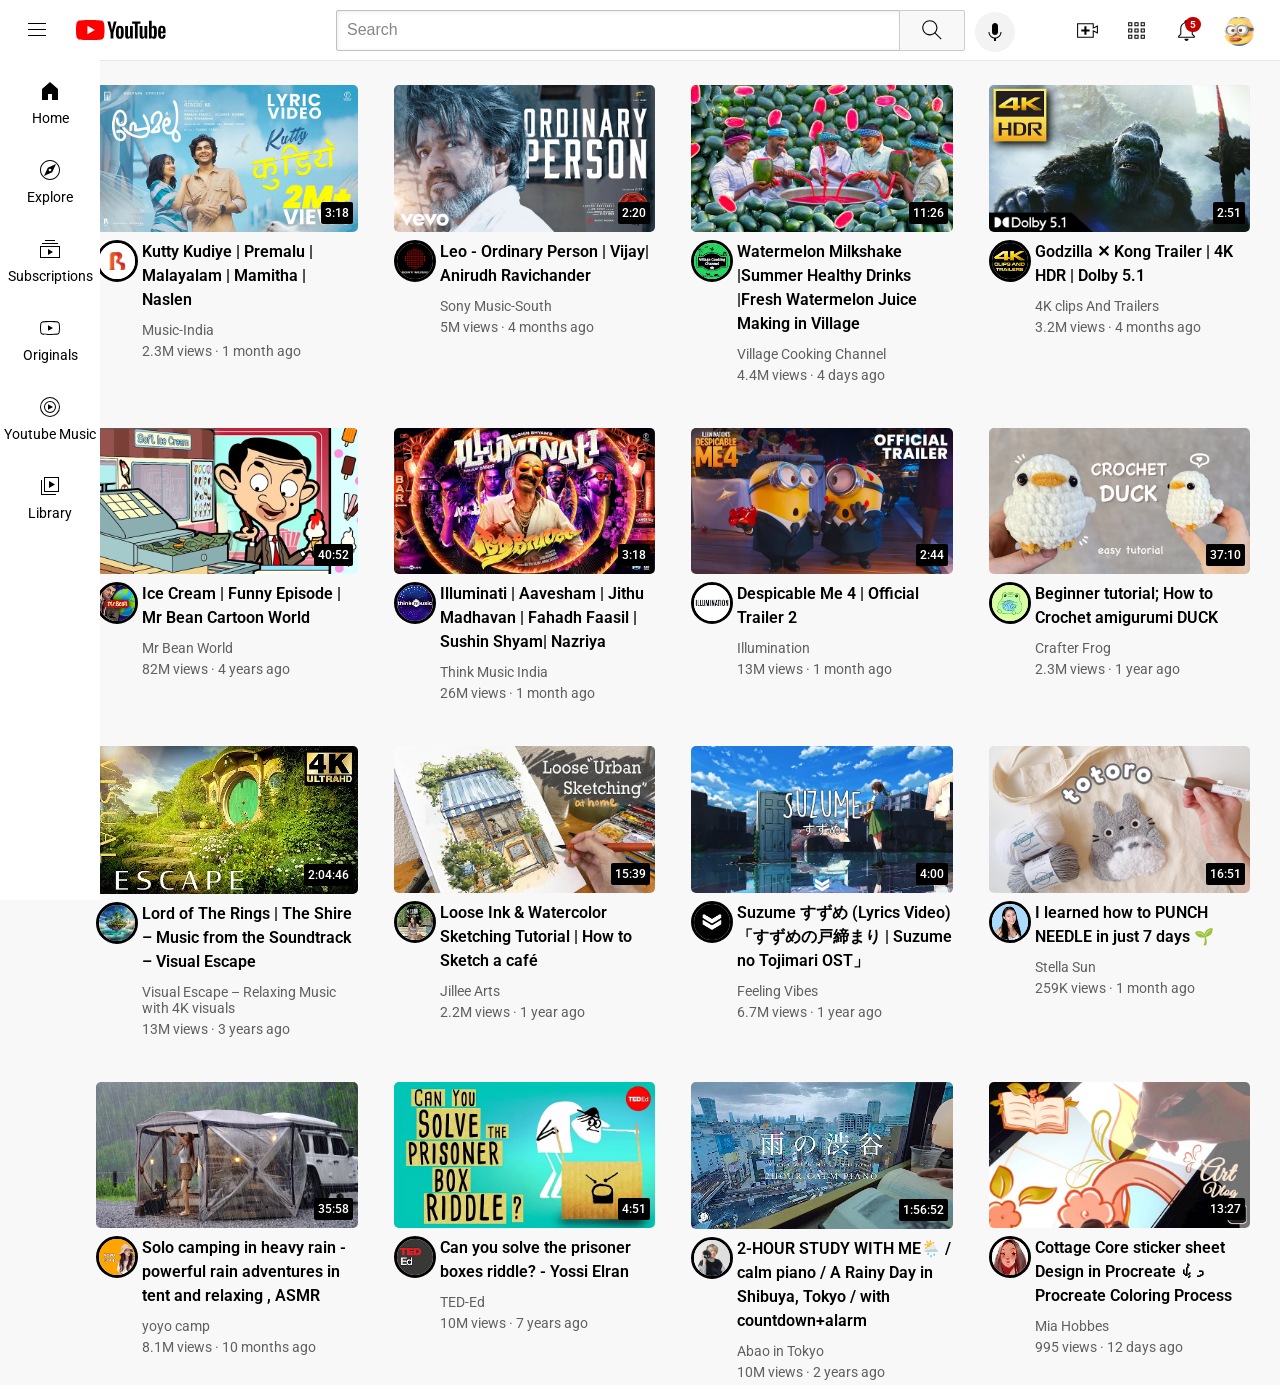
<file: index.html>
<!DOCTYPE html>
<html>
    <head>
        <title>
            YouTube
        </title>
        <link rel="preconnect" href="https://fonts.googleapis.com">
        <link rel="preconnect" href="https://fonts.gstatic.com" crossorigin>
        <link href="https://fonts.googleapis.com/css2?family=Roboto:wght@400;700&display=swap" rel="stylesheet">


        <link rel="stylesheet" href="youtube/general.css">
        <link rel="stylesheet" href="youtube/youtube_header.css">
        <link rel="stylesheet" href="youtube/youtube_sidebar.css">
        <link rel="stylesheet" href="youtube/youtube_video.css">
    </head>
    <body>
        <header class="header">  <!--semantic elements: header,nav,img,button,div-->
            <div class="left-section">
                <img class="menu" src="icons_horiz/1hamburger-menu.svg"> 
                <img class="yt_logo" src="icons_horiz/2youtube-logo.svg">
            </div>
            <div class="middle-section">
                <div class="search_bar">
                <input class="search" type="text" placeholder="Search">
                <button class="search_icon">
                    <img class="search-img" src="icons_horiz/3search.svg">
                    <div class="tool-tips">Search</div>
                </button>
                </div>
                <button class="voice_search">
                    <img class="voice_srch_img" src="icons_horiz/4voice-search-icon.svg">
                    <div class="tool-tips">Search with your voice</div>
                </button>  
            </div>
            <div class="right-section">
                <div class="upload-container">
                    <img class="right_icons" src="icons_horiz/5upload.svg">
                    <div class="tool-tips">Create</div>
                </div>
                <div class="yt-apps">
                    <img class="right_icons" src="icons_horiz/6youtube-apps.svg">
                    <div class="tool-tips">YouTube apps</div>
                </div>
                <div class="notify">
                <img class="right_icons" src="icons_horiz/7notifications.svg">
                <div class="notify_count">5</div>
                <div class="tool-tips">Notifications</div>
                </div>
                <img class="profile" src="icons_horiz/hema_profile.jpg">
            </div>
        </header>
        <nav class="side_menus">
            <div class="side_whole_elt">
                <img src="icons_vert/1home.svg">
                <div>Home</div>
            </div>
            <div class="side_whole_elt">
                <img src="icons_vert/2explore.svg">
                <div>Explore</div>
            </div>
            <div class="side_whole_elt">   
                <img src="icons_vert/3subsricption.svg">
                <div>Subscriptions</div>
            </div>
            <div class="side_whole_elt">
                <img src="icons_vert/4originals.svg">
                <div>Originals</div>
            </div>
            <div class="side_whole_elt">
                <img src="icons_vert/5youtube-music.svg">
                <div>Youtube Music</div>
            </div>
            <div class="side_whole_elt">
                <img src="icons_vert/6library.svg">
                <div>Library</div>
            </div>
        </nav>
        <main>
            <section class="page-layout">
                <div class="video1">
                    <a class="video-link" href="https://www.youtube.com/watch?v=yG0RIU3y8QE" >
                    <div class="thumbnails">
                        <img class="tn1" src="yt_thumbnails/video1.png">
                        <div class="time">3:18</div>  
                       
                    </div>
                    <div class="video-info-grid">
                        <div class="channel-picture">
                        <img class="channel1" src="channel-pics/channel1.jpg">
                        </div>
                        <div class="video-info">
                            <p class="video-title1">
                                Kutty Kudiye &#124 Premalu &#124 Malayalam &#124 Mamitha &#124 Naslen
                            </p>
                            <p class="video-author1">
                                Music-India
                            </p>
                            <p class="video-stats1">2.3M views &middot; 1 month ago </p>
                         </div>
                         
                    </div>  
                </a>   
                    </div>
                    
            
                <div class="video1">
                    <a class="video-link" href="https://www.youtube.com/watch?v=q6e_b0NERCA">
                    <div class="thumbnails">
                    <img class="tn1" src="yt_thumbnails/video2.png">
                    <div class="time">2:20</div>
                    </div>
                <div class="video-info-grid">
                <div class="channel-picture">
                    <img class="channel1" src="channel-pics/channel2.jpg">
                </div>
                <div class="video-info">
                    <p class="video-title1">Leo - Ordinary Person &#124 Vijay&#124 Anirudh Ravichander</p>
                    <p class="video-author1">Sony Music-South</p>
                    <p class="video-stats1">5M views &middot; 4 months ago</p>
                </div>
                </div>
            </a>
                </div>
                <div class="video1">
                    <a class="video-link" href="https://www.youtube.com/watch?v=QmEf6UC5IqA">
                    <div class="thumbnails">
                        <img class="tn1" src="yt_thumbnails/video3.png">
                        <div class="time">11:26</div>
                    </div>
                    <div class="video-info-grid">
                    <div class="channel-picture">
                        <img class="channel1" src="channel-pics/channel3.jpg">
                    </div>
                    <div class="video-info">
                        <p class="video-title1">Watermelon Milkshake &#124Summer Healthy Drinks &#124Fresh Watermelon Juice Making in Village </p>
                        <p class="video-author1">Village Cooking Channel</p>
                        <p class="video-stats1">4.4M views &middot; 4 days ago</p>
                    </div>
                    </div>
                </a>
                </div>
                    <div class="video1">
                        <a class="video-link" href="https://www.youtube.com/watch?v=ee9i6oMqShk">
                        <div class="thumbnails">
                            <img class="tn1" src="yt_thumbnails/video4.png">
                            <div class="time">2:51</div>
                        </div>
                        <div class="video-info-grid">
                        <div class="channel-picture">
                            <img class="channel1" src="channel-pics/channel4.jpg">
                        </div>
                        <div class="video-info">
                            <p class="video-title1">Godzilla &#10005 Kong Trailer &#124 4K HDR  &#124 Dolby 5.1</p>
                            <p class="video-author1">4K clips And Trailers</p>
                            <p class="video-stats1">3.2M views &middot; 4 months ago</p>
                        </div>
                        </div>
                    </a>
                </div>
                            <div class="video1">
                        <a class="video-link" href="https://www.youtube.com/watch?v=HOYpAgWPTps&t=109s">
                                <div class="thumbnails">
                                    <img class="tn1" src="yt_thumbnails/video5.png">
                                    <div class="time">40:52</div>
                                </div>
                                <div class="video-info-grid">
                                <div class="channel-picture">
                                    <img class="channel1" src="channel-pics/channel5.jpg">
                                </div>
                                <div class="video-info">
                                    <p class="video-title1">Ice Cream &#124 Funny Episode  &#124 Mr Bean Cartoon World</p>
                                    <p class="video-author1">Mr Bean World</p>
                                    <p class="video-stats1">82M views &middot; 4 years ago</p>
                                </div>
                                </div>
                                </a>
                            </div>      

                                <div class="video1">
                                  <a class="video-link" href="https://www.youtube.com/watch?v=tOM-nWPcR4Uk">
                                    <div class="thumbnails">
                                        <img class="tn1" src="yt_thumbnails/video6.png">
                                        <div class="time">3:18</div>
                                    </div>
                                    <div class="video-info-grid">
                                    <div class="channel-picture">
                                        <img class="channel1" src="channel-pics/channel6.jpg">
                                    </div>
                                    <div class="video-info">
                                        <p class="video-title1">Illuminati &#124 Aavesham &#124 Jithu Madhavan &#124 Fahadh Faasil &#124 Sushin Shyam&#124 Nazriya</p>
                                        <p class="video-author1">Think Music India</p>
                                        <p class="video-stats1">26M views &middot; 1 month ago</p>
                                    </div>
                                    </div>
                                </a>
                                   </div>

                                 <div class="video1">
                                    <a class="video-link" href="https://www.youtube.com/watch?v=LtNYaH61dXY">
                                                <div class="thumbnails">
                                                    <img class="tn1" src="yt_thumbnails/video7.png">
                                                    <div class="time">2:44</div>
                                                </div>
                                                <div class="video-info-grid">
                                                <div class="channel-picture">
                                                    <img class="channel1" src="channel-pics/channel7.jpg">
                                                </div>
                                                <div class="video-info">
                                                    <p class="video-title1">Despicable Me 4 &#124 Official Trailer 2</p>
                                                    <p class="video-author1">Illumination</p>
                                                    <p class="video-stats1">13M views &middot; 1 month ago</p>
                                                </div>
                                                </div>
                                            </a>
                                             </div>
                                            <div class="video1">
                                                <a class="video-link" href="https://www.youtube.com/watch?v=Mlxj0FIzQj0">
                                                        <div class="thumbnails">
                                                            <img class="tn1" src="yt_thumbnails/video8.png">
                                                             <div class="time">37:10</div>
                                                        </div>
                                                            <div class="video-info-grid">
                                                            <div class="channel-picture">
                                                                <img class="channel1" src="channel-pics/channel8.jpg">
                                                            </div>
                                                         <div class="video-info">
                                                                <p class="video-title1">Beginner tutorial&#59; How to Crochet amigurumi DUCK</p>
                                                                <p class="video-author1">Crafter Frog</p>
                                                                <p class="video-stats1">2.3M views &middot; 1 year ago</p>
                                                        </div>
                                                            </div>
                                                        </a>
                                            </div> 
                                            <div class="video1">
                                                      <a class="video-link" href="https://www.youtube.com/watch?v=K69tbUo3vGs">
                                                             <div class="thumbnails">
                                                                    <img class="tn1" src="yt_thumbnails/video9.png">
                                                                    <div class="time">2:04:46</div>
                                                            </div>
                                                             <div class="video-info-grid">
                                                                   <div class="channel-picture">
                                                                            <img class="channel1" src="channel-pics/channel9.jpg">
                                                                    </div>
                                                                    <div class="video-info">
                                                                            <p class="video-title1">Lord of The Rings &#124 The Shire	&ndash; Music from the Soundtrack 	&ndash; Visual Escape </p>
                                                                            <p class="video-author1">Visual Escape 	&ndash; Relaxing Music with 4K visuals </p>
                                                                            <p class="video-stats1">13M views &middot; 3 years ago</p>
                                                                    </div>
                                                                    </div>
                                                                    </a>
                                            </div>
                                            <div class="video1">
                                                        <a class="video-link" href="https://www.youtube.com/watch?v=hON5t_69TBk&t=2s">
                                                                <div class="thumbnails">
                                                                      <img class="tn1" src="yt_thumbnails/video10.png">
                                                                      <div class="time">15:39</div>
                                                                </div>
                                                                    <div class="video-info-grid">
                                                                    <div class="channel-picture">
                                                                            <img class="channel1" src="channel-pics/channel10.jpg">
                                                                    </div>
                                                                     <div class="video-info">
                                                                         <p class="video-title1">Loose Ink 	&amp; Watercolor Sketching Tutorial &#124 How to Sketch a café </p>
                                                                         <p class="video-author1">Jillee Arts</p>
                                                                         <p class="video-stats1">2.2M views &middot; 1 year ago</p>
                                                                     </div>
                                                                    </div>
                                                                     </a>
                                                                     </div>
                                                                                 <div class="video1">
                                                                                    <a class="video-link" href="https://www.youtube.com/watch?v=fJmLfR-re_k">
                                                                                                <div class="thumbnails">
                                                                                                    <img class="tn1" src="yt_thumbnails/video11.png">
                                                                                                    <div class="time">4:00</div>
                                                                                                </div>
                                                                                                <div class="video-info-grid">
                                                                                                <div class="channel-picture">
                                                                                                    <img class="channel1" src="channel-pics/channel11.jpg">
                                                                                                </div>
                                                                                                <div class="video-info">
                                                                                                    <p class="video-title1">Suzume すずめ (Lyrics Video)「すずめの戸締まり &#124 Suzume no Tojimari OST」</p>
                                                                                                    <p class="video-author1">Feeling Vibes</p>
                                                                                                    <p class="video-stats1">6.7M views &middot; 1 year ago</p>
                                                                                                </div>
                                                                                                </div>
                                                                                            </a>
                                                                                             </div>
                                                                                             <div class="video1">
                                                                                                <a class="video-link" href="https://www.youtube.com/watch?v=XWHcR_dtn1w">
                                                                                                            <div class="thumbnails">
                                                                                                                <img class="tn1" src="yt_thumbnails/video12.png">
                                                                                                                <div class="time">16:51</div>
                                                                                                            </div>
                                                                                                            <div class="video-info-grid">
                                                                                                            <div class="channel-picture">
                                                                                                                <img class="channel1" src="channel-pics/channel12.jpg">
                                                                                                            </div>
                                                                                                            <div class="video-info">
                                                                                                                <p class="video-title1">I learned how to PUNCH NEEDLE in just 7 days 🌱 </p>
                                                                                                                <p class="video-author1">Stella Sun</p>
                                                                                                                <p class="video-stats1">259K views &middot; 1 month ago</p>
                                                                                                            </div>
                                                                                                            </div>
                                                                                                        </a>
                                                                                                         </div>
                                                                                                               <div class="video1">
                                                                                                            <a class="video-link" href="https://youtube.com/watch?v=wmurKoVW8Gc&t=16s">
                                                                                                                    <div class="thumbnails">
                                                                                                                        <img class="tn1" src="yt_thumbnails/video13.png">
                                                                                                                        <div class="time">35:58</div>
                                                                                                                    </div>
                                                                                                                    <div class="video-info-grid">
                                                                                                                    <div class="channel-picture">
                                                                                                                        <img class="channel1" src="channel-pics/channel13.jpg">
                                                                                                                    </div>
                                                                                                                    <div class="video-info">
                                                                                                                        <p class="video-title1">Solo camping in heavy rain &#8209; powerful rain adventures in tent and relaxing 	&#44; ASMR</p>
                                                                                                                        <p class="video-author1">yoyo camp</p>
                                                                                                                        <p class="video-stats1">8.1M views &middot; 10 months ago</p>
                                                                                                                    </div>
                                                                                                                    </div>
                                                                                                                    </a>
                                                                                                                </div> 
                                                                                                                <div class="video1">
                                                                                                                    <a class="video-link" href="https://www.youtube.com/watch?v=vIdStMTgNl0">
                                                                                                                            <div class="thumbnails">
                                                                                                                                <img class="tn1" src="yt_thumbnails/video14.png">
                                                                                                                                <div class="time">4:51</div>
                                                                                                                            </div>
                                                                                                                            <div class="video-info-grid">
                                                                                                                            <div class="channel-picture">
                                                                                                                                <img class="channel1" src="channel-pics/channel14.jpg">
                                                                                                                            </div>
                                                                                                                            <div class="video-info">
                                                                                                                                <p class="video-title1">Can you solve the prisoner boxes riddle? &#8209 Yossi Elran</p>
                                                                                                                                <p class="video-author1">TED&#8209Ed</p>
                                                                                                                                <p class="video-stats1">10M views &middot; 7 years ago</p>
                                                                                                                            </div>
                                                                                                                            </div>
                                                                                                                            </a>
                                                                                                                        </div>
                                                                                                                         <div class="video1">
                                                                                                                            <a class="video-link" href="https://www.youtube.com/watch?v=5Q2Pc-e-8Qc">
                                                                                                                                    <div class="thumbnails">
                                                                                                                                        <img class="tn1" src="yt_thumbnails/video15.png">
                                                                                                                                        <div class="time">1:56:52</div>
                                                                                                                                    </div>
                                                                                                                                    <div class="video-info-grid">
                                                                                                                                    <div class="channel-picture">
                                                                                                                                        <img class="channel1" src="channel-pics/channel15.jpg">
                                                                                                                                    </div>
                                                                                                                                    <div class="video-info">
                                                                                                                                        <p class="video-title1">2-HOUR STUDY WITH ME🌦️ &sol; calm piano &sol; A Rainy Day in Shibuya&comma; Tokyo &sol; with countdown&plus;alarm</p>
                                                                                                                                        <p class="video-author1">Abao in Tokyo</p>
                                                                                                                                        <p class="video-stats1">10M views &middot; 2 years ago</p>
                                                                                                                                    </div>
                                                                                                                                    </div>
                                                                                                                                    </a>
                                                                                                                                </div>
                                                                                                                                </div> 
                                                                                                                                <div class="video1">
                                                                                                                                    <a class="video-link" href="https://www.youtube.com/watch?v=qKxXFy_gVdE">
                                                                                                                                            <div class="thumbnails">
                                                                                                                                                <img class="tn1" src="yt_thumbnails/video16.png">
                                                                                                                                                <div class="time">13:27</div>
                                                                                                                                            </div>
                                                                                                                                            <div class="video-info-grid">
                                                                                                                                            <div class="channel-picture">
                                                                                                                                                <img class="channel1" src="channel-pics/channel16.jpg">
                                                                                                                                            </div>
                                                                                                                                            <div class="video-info">
                                                                                                                                                <p class="video-title1">Cottage Core sticker sheet Design in Procreate ᡣ𐭩 Procreate Coloring Process</p>
                                                                                                                                                <p class="video-author1">Mia Hobbes</p>
                                                                                                                                                <p class="video-stats1">995 views &middot; 12 days ago</p>
                                                                                                                                            </div>
                                                                                                                                            </div>
                                                                                                                                            </a>
                                                                                                                                        </div>          
                                                                                                                        
                                                                                                        </section>
            </main>
    </body>
</html>
</file>
<file: youtube/general.css>
p{
    margin-top: 0;
    width:100%;
}
body{
    /* under this style everything will be function as inheritance */
    font-family: roboto,arial;
    background-color: rgb(248, 248, 248);
    margin: 0;
    padding: 85px 10px 0 96px;
}
@media(min-width:1000px){
    body{
        font-size: 20px;
    }
}
.video-link{
    text-decoration:none;
    color:black;
}
</file>
<file: youtube/youtube_header.css>
.search{
    display: block;
}
.header{
    height:60px;
    display:flex;
    background-color: white;
    flex-direction: row;
    justify-content: space-between;
    align-items:center;

    z-index:2;

    position:fixed;
    top:0;
    left: 0px;
    right:0;
    border-bottom-width: 1px;
    border-bottom-style: solid;
    border-bottom-color: rgb(230, 230, 230);
}
.left-section{
    display:flex;
    flex-direction: row;  
}
.menu{
    width:24px;
    margin-left: 25px;
    cursor:pointer;
}
.yt_logo{
    width:90px ;
    margin-left: 27px;
}
.middle-section{
    height: 37px;
    margin-left: 60px;
    margin-right: 30px;
    display:flex;
    flex-direction: row;
    flex:1;
    padding-left: 80px; 
}
.search{
    flex:1;
    height:37px;
    width:0;
    padding-left: 10px;
    color: rgb(174, 174, 174);
    border: 1px solid rgb(192,192,192);
    margin-left:30px;
    border-radius: 2px;
    box-shadow: inset 1px 1px 5px rgba(0,0,0,0.08);
}
.search::placeholder{
    font-size:16px;
    font-weight: 500;
    color:rgb(135, 135, 135);
}
.search_bar{
    display: flex;
    flex-direction: row;
    align-items: center;
    flex:1;
}
.search_icon{
    width:66px;
    height:41px;
    border-width:1px;
    border-radius: 2px;
    border-style:solid;
    border-color: rgb(204, 204, 204);
    background-color:rgb(248, 248, 248);
    margin-left:-2px;
    cursor:pointer;
}
.search_icon:hover{
    background-color: rgb(241, 241, 241);
}
.search_icon:active{
    background-color: rgb(237, 237, 237);
}
.search-img{
    width:26px;
}
.voice_search{
    width:40px;
    height:40px;
    border-radius:20px;
    border:none;
    margin-left: 10px;
    padding:1px 6px 0px 6px; 
    background-color: rgb(243,243,243);
    cursor:pointer;
}
.voice_srch_img{
    width:24px;
}
.right-section{
    width:180px;
    display:flex;
    align-items:center;
    justify-content: space-between;
    margin-right: 25px;
    padding-left:30px;
    flex-shrink: 0;
}
.right_icons{
    width:25px;  
    margin-right: 0px;   
    cursor:pointer;
}
.notify{
    position: relative;
}
.notify_count{
    position: absolute;
    background-color: rgb(196, 0, 0);
    color: white;
    font-size: 10px;
    font-weight: bold;
    padding: 2px 5px 2px 5px;
    border-radius: 15px;
    top:-1px;
    right: -2px;
}
.profile{
    width:32px;
    border-radius: 16px;
}
.search_icon, .voice_search, .upload-container, .yt-apps, .notify{
    position: relative;
    display: flex;
    align-items: center;
    justify-content: center;
}
.search_icon .tool-tips, .voice_search .tool-tips, .upload-container .tool-tips, .yt-apps .tool-tips,.notify .tool-tips{
    position: absolute;
    background-color: rgb(102, 102, 102);
    color: white;
    font-size:12px;
    bottom:-40px;
    padding:10px 7px 10px 7px;
    border-radius: 2px;
    opacity: 0;
    transition: opacity 0.15s;
    pointer-events: none;
    white-space: nowrap;
    
}
@media(min-width:1000px){
    .search_icon .tool-tips, .voice_search .tool-tips, .upload-container .tool-tips, .yt-apps .tool-tips,.notify .tool-tip{
        font-size: 14px;
    }
}
.search_icon:hover .tool-tips,
.voice_search:hover .tool-tips,
.upload-container:hover .tool-tips, .yt-apps:hover .tool-tips,.notify:hover .tool-tips{
    opacity:7; 
}
</file>
<file: youtube/youtube_sidebar.css>
.side_menus{
    width:75px;
    font-size: 10px;
    background-color: white;
    align-items: center;
    

    position:fixed;
    left:0px;
    bottom:0;
    top:60px;  
    
    z-index: 4;
}
@media(min-width:1200px){
    .side_menus{
        width:100px;

    }
}
.side_whole_elt{
    height: 74px;
    transition: background-color 0.15;
    display:flex;
    flex-direction: column;
    justify-content: center;
    align-items: center;
    cursor: pointer;
    padding: 5px 3px 0 3px;
}
.side_whole_elt div{
    font-size: 10px;
    margin-top:7px;
   
}
@media(min-width:1000px){
    .side_whole_elt div{
        font-size: 14px;
    }
}
.side_whole_elt img{
    width:24px;
}

.side_whole_elt:hover{
    background-color: rgb(235, 235, 235);
   
}
</file>
<file: youtube/youtube_video.css>
.page-layout{
    display: grid;
    column-gap: 16px;
    row-gap: 40px;
}
@media (max-width:800px){
    .page-layout{
        grid-template-columns: 1fr 1fr;
}
}
@media (min-width:801px) and (max-width:1199px){
    .page-layout{
    grid-template-columns: 1fr 1fr 1fr;
    }
}
@media (min-width:1200px){
    .page-layout{
    grid-template-columns: 1fr 1fr 1fr 1fr;
    }
}
.tn1{
    width:100%;  
    display: block;
    border-radius: 5px;
    margin-bottom:8px;
}
.video-title1{
    font-size: 14px;
    font-weight: 600;
    line-height: 20px;
    margin-bottom: 10px;
    display: inline-block;
}
@media(min-width:1000px){
    .video-title1{
        font-size:16px;
        line-height: 24px;
    }
}
.video-author1,.video-stats1{
    font-size: 12px;
    margin-bottom: 5px;
    color:rgb(96,96,96);
}
@media(min-width:1000px){
    .video-author1, .video-stats1{
        font-size: 14px;
    }
}
.video-info{
    padding-left: 10px;
    display: inline-block;
}
.video1{
    display:inline-block;
    vertical-align: top;
    margin-right:20px; 
}
.channel1{
width: 100%;
border-radius: 50px;
border-style: solid;
}
.video-info-grid{
display: grid;
grid-template-columns: 36px 1fr;
}

.thumbnails{
    position: relative;
}
/* position absolute will come inside relative*/
.time{
    position: absolute;
    font-weight: 550;
    font-size: 12px;
    background-color: black;
    color:white;
    bottom:8px;
    right: 5px;
    border-radius:2px;
    padding: 4px;
}
</file>
